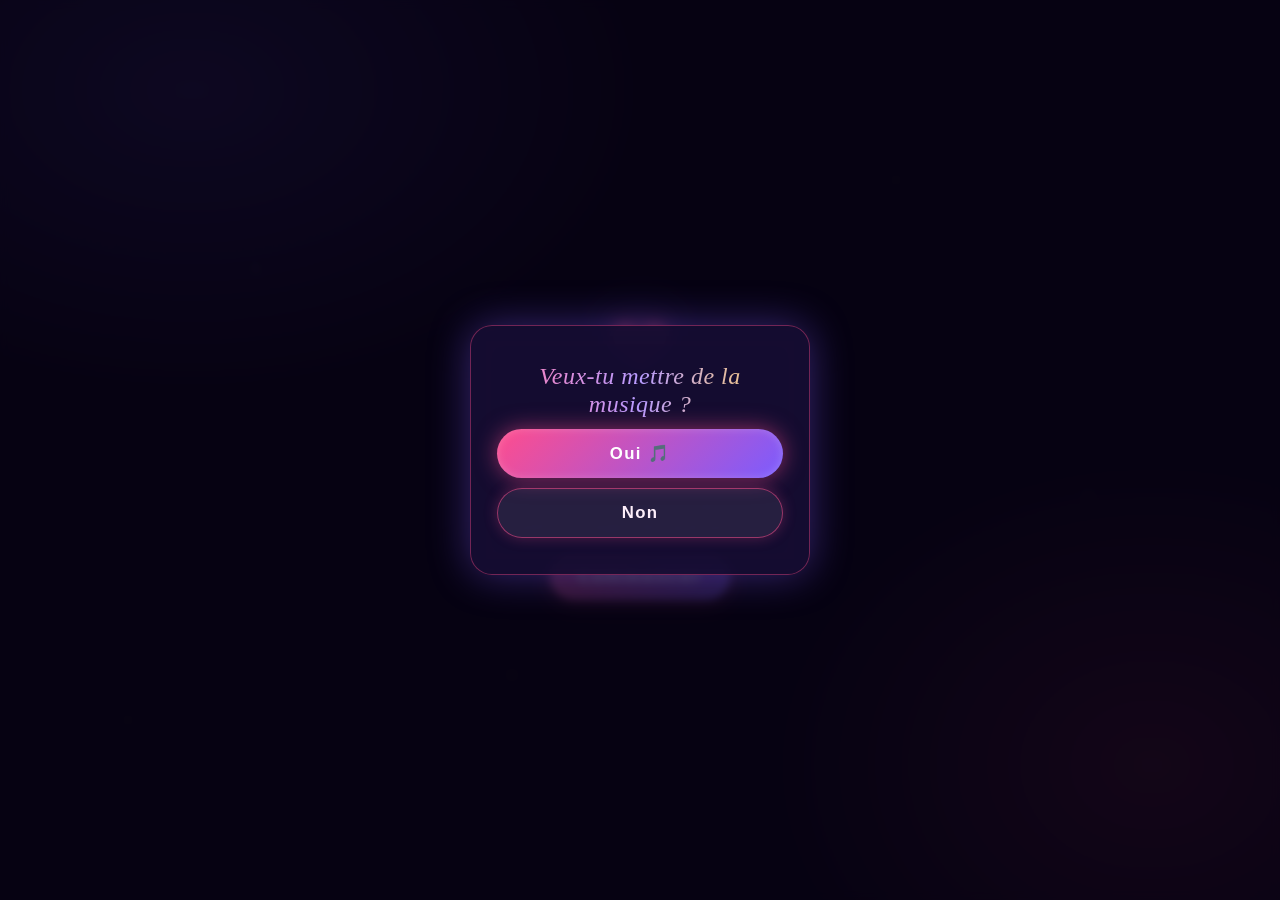
<file: index.html>
<!DOCTYPE html><html lang="fr"><head><meta charset="utf-8"><meta name="viewport" content="width=device-width,initial-scale=1,viewport-fit=cover"><link rel="stylesheet" href="css/theme.css"><link rel="stylesheet" href="css/style.css"><title>Joyeux anniversaire Dantou</title></head><body>
<main style="margin:auto"><div class="orb">❤</div><h1>Joyeux anniversaire<br>Dantou</h1><p>7 novembre 2026<br>Un petit voyage rien que pour toi…</p><a class="btn" href="maze.html">Commencer</a></main>
<div class="ov on" id="o1"><div class="box"><h2>Veux-tu mettre de la musique ?</h2><button class="btn tr" id="yes">Oui 🎵</button><button class="btn alt tr" id="no">Non</button></div></div>
<div class="ov" id="o2"><div class="box"><h2>Choisis ta musique</h2><div id="list"></div></div></div>
<script src="js/config.js"></script><script src="js/music.js"></script><script>
if(MP.on())$('o1').classList.remove('on');
$('no').onclick=function(){$('o1').classList.remove('on')};
$('yes').onclick=function(){$('o1').classList.remove('on');$('o2').classList.add('on')};
CFG.tracks.forEach(function(t,n){var b=document.createElement('button');b.className='btn alt tr';b.textContent='🎶 '+t.t;b.onclick=function(){MP.play(n);$('o2').classList.remove('on')};$('list').appendChild(b)});
</script></body></html>
</file>
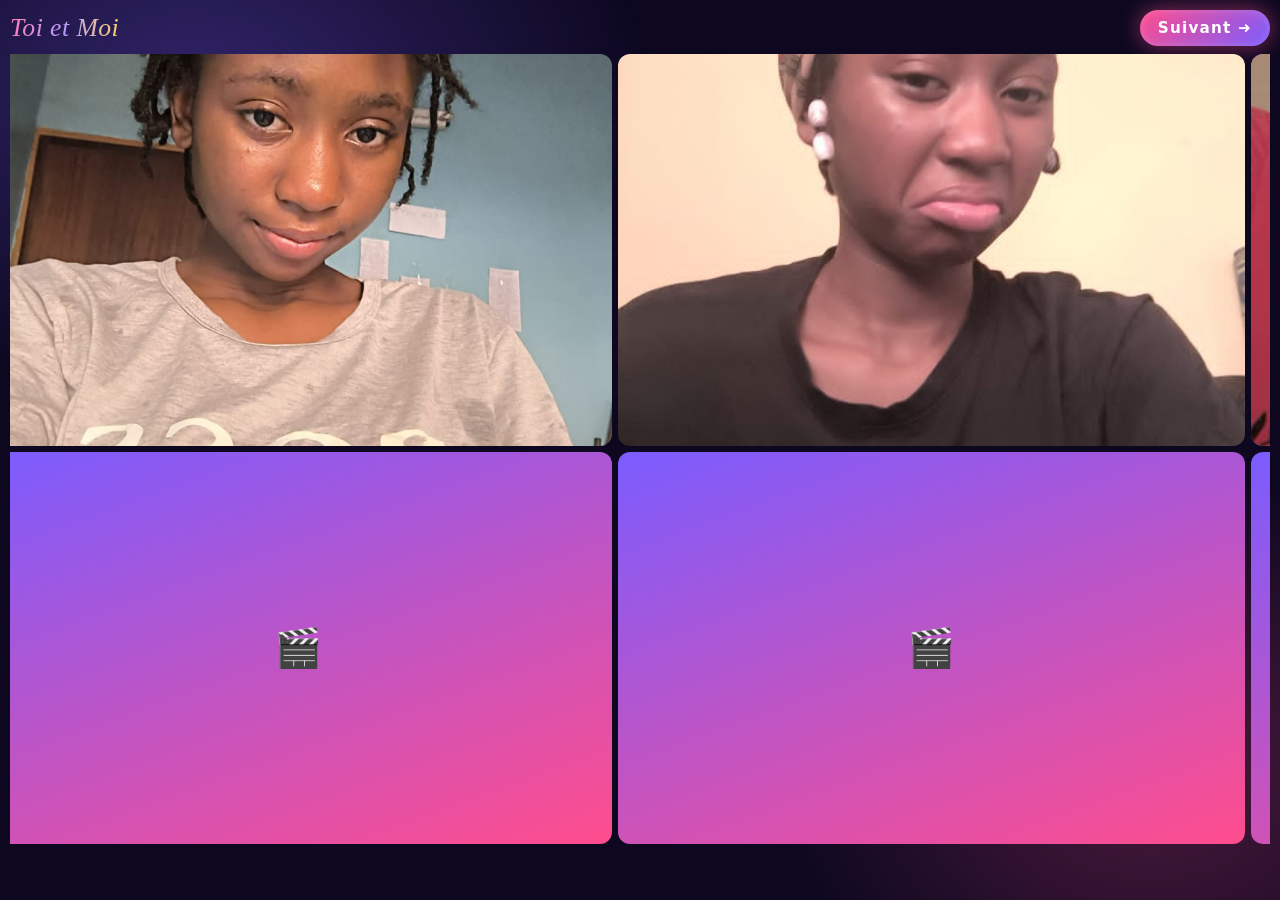
<file: album.html>
<!DOCTYPE html><html lang="fr"><head><meta charset="utf-8"><meta name="viewport" content="width=device-width,initial-scale=1,viewport-fit=cover"><link rel="stylesheet" href="css/theme.css"><link rel="stylesheet" href="css/style.css"><title>Toi et Moi</title><style>
body{height:100dvh;overflow:hidden;padding:10px 10px 0}
#top{display:flex;justify-content:space-between;align-items:center;width:100%;margin-bottom:8px}#top h1{margin:0;font-size:1.6rem}
#al{width:100%;flex:1;min-height:0;margin-bottom:56px;display:grid;grid-template-rows:1fr 1fr;grid-auto-flow:column;grid-auto-columns:calc(50% - 3px);gap:6px;overflow-x:scroll;overflow-y:hidden;scrollbar-width:none;position:relative;scroll-snap-type:none;scroll-behavior:auto}
#al::-webkit-scrollbar{display:none}
.it{border-radius:12px;overflow:hidden;background:var(--sec);min-height:0}
.it img,.it video,.ph{width:100%;height:100%;object-fit:cover;display:block}
.ph{display:flex;align-items:center;justify-content:center;font-size:2.4rem;background:linear-gradient(160deg,var(--sec),var(--main))}
#vw{background:#000;z-index:70}#st{height:100%;aspect-ratio:9/16;max-width:100%}#st>*{width:100%;height:100%;object-fit:contain;background:#000}
#x{position:fixed;top:14px;right:14px;z-index:75;border:0;border-radius:50%;width:44px;height:44px;font-size:20px;background:#fffd}
</style></head><body>
<div id="top"><h1>Toi et Moi</h1><a class="btn" href="univers.html" style="padding:9px 18px;font-size:.95rem">Suivant ➜</a></div>
<div id="al"></div>
<div class="ov" id="vw"><button id="x">✕</button><div id="st"></div></div>
<script src="js/config.js"></script><script src="js/music.js"></script><script>
var al=$('al'),L=[],pos=0,loop=0,paused=false,rt,wasOn=false,SPEED=CFG.albumSpeed; /* réglage dans js/config.js */
var P=CFG.photos,V=CFG.videos,N=Math.max(P.length,V.length); /* alterne photo, vidéo, photo, vidéo... */
for(var i=0;i<N;i++){if(P[i])L.push({t:'i',s:'assets/photos/'+P[i]});if(V[i])L.push({t:'v',s:'assets/videos/'+V[i]})}
function ph(it){var d=document.createElement('div');d.className='ph';d.textContent=it.t=='i'?'📷':'🎬';return d}
function mk(it){var d=document.createElement('div'),m=document.createElement(it.t=='i'?'img':'video');d.className='it';
m.src=it.s+(it.t=='v'?'#t=0.1':'');if(it.t=='v'){m.muted=true;m.playsInline=true;m.preload='metadata'}
m.onerror=function(){m.replaceWith(ph(it))};d.appendChild(m);d.onclick=function(){show(it)};return d}
L.concat(L.slice(0,4)).forEach(function(it){al.appendChild(mk(it))}); /* 4 éléments copiés à la fin = boucle sans saut */
function calc(){loop=al.children[L.length].offsetLeft-al.children[0].offsetLeft}
addEventListener('load',calc);addEventListener('resize',calc);setTimeout(calc,300);
function step(){if(!paused&&loop){pos+=SPEED;if(pos>=loop)pos-=loop;al.scrollLeft=pos}requestAnimationFrame(step)}
function stop(){paused=true;clearTimeout(rt)}
function go(){clearTimeout(rt);rt=setTimeout(function(){pos=al.scrollLeft;paused=false},2500)}
al.addEventListener('touchstart',stop,{passive:true});al.addEventListener('touchend',go);al.addEventListener('touchcancel',go);
al.addEventListener('scroll',function(){if(paused&&loop&&al.scrollLeft>=loop)al.scrollLeft-=loop});
requestAnimationFrame(step);
function show(it){stop();var s=$('st'),m=document.createElement(it.t=='i'?'img':'video');s.innerHTML='';m.src=it.s;
if(it.t=='v'){m.controls=true;m.autoplay=true;m.playsInline=true;wasOn=!MP.a.paused&&MP.on();MP.a.pause()}
m.onerror=function(){m.replaceWith(ph(it))};s.appendChild(m);$('vw').classList.add('on')}
$('x').onclick=function(){$('st').innerHTML='';$('vw').classList.remove('on');if(wasOn){MP.a.play();wasOn=false}pos=al.scrollLeft;paused=false};
</script></body></html>
</file>
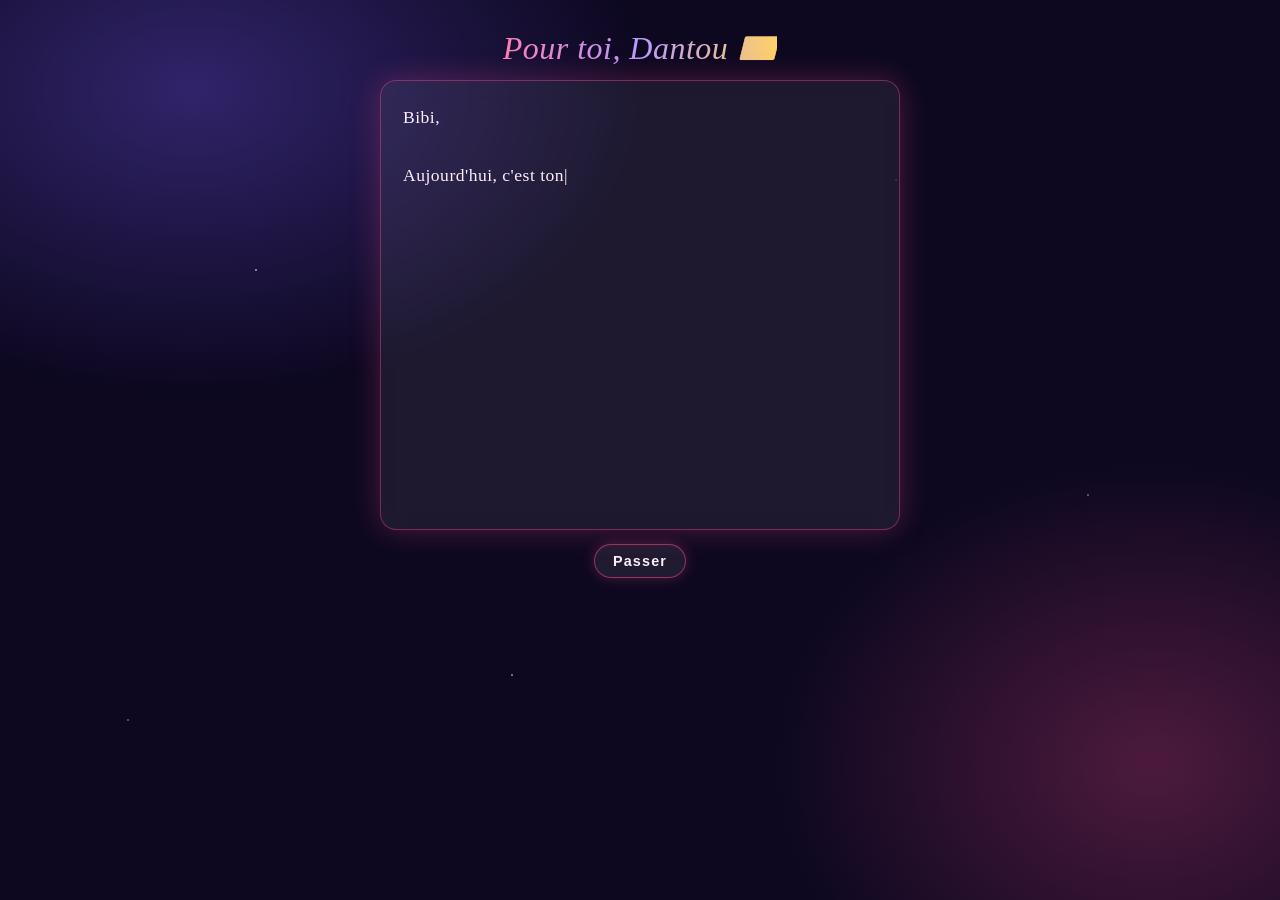
<file: fin.html>
<!DOCTYPE html><html lang="fr"><head><meta charset="utf-8"><meta name="viewport" content="width=device-width,initial-scale=1,viewport-fit=cover"><link rel="stylesheet" href="css/theme.css"><link rel="stylesheet" href="css/style.css"><title>Message de fin</title><style>
.paper{background:#ffffff12;backdrop-filter:blur(10px);border:1px solid #ff4d8d66;padding:22px;border-radius:16px;box-shadow:0 0 30px #ff4d8d44;max-width:520px;width:100%;text-align:left;white-space:pre-wrap;font:1.1rem/1.65 Georgia,serif;min-height:50vh;color:var(--text)}
.paper:after{content:'|';animation:bl 1s steps(2) infinite}.done:after{content:''}@keyframes bl{50%{opacity:0}}
#re{display:none;margin:24px 0 70px;animation:pop .6s}#sk{margin-top:14px;padding:8px 18px;font-size:.9rem}
</style></head><body>
<h1>Pour toi, Dantou 💌</h1><div class="paper" id="lt"></div>
<button class="btn alt" id="sk">Passer</button><a class="btn" id="re" href="index.html">Rejouer le voyage</a>
<script src="js/config.js"></script><script src="js/music.js"></script><script>
var L=CFG.letter,k=0,el=$('lt'),iv=setInterval(function(){el.textContent=L.slice(0,++k);scrollTo(0,document.body.scrollHeight);if(k>=L.length)end()},35);
function end(){clearInterval(iv);el.textContent=L;el.className='paper done';$('re').style.display='inline-block';$('sk').style.display='none';scrollTo(0,document.body.scrollHeight)}
$('sk').onclick=end;
</script></body></html>
</file>
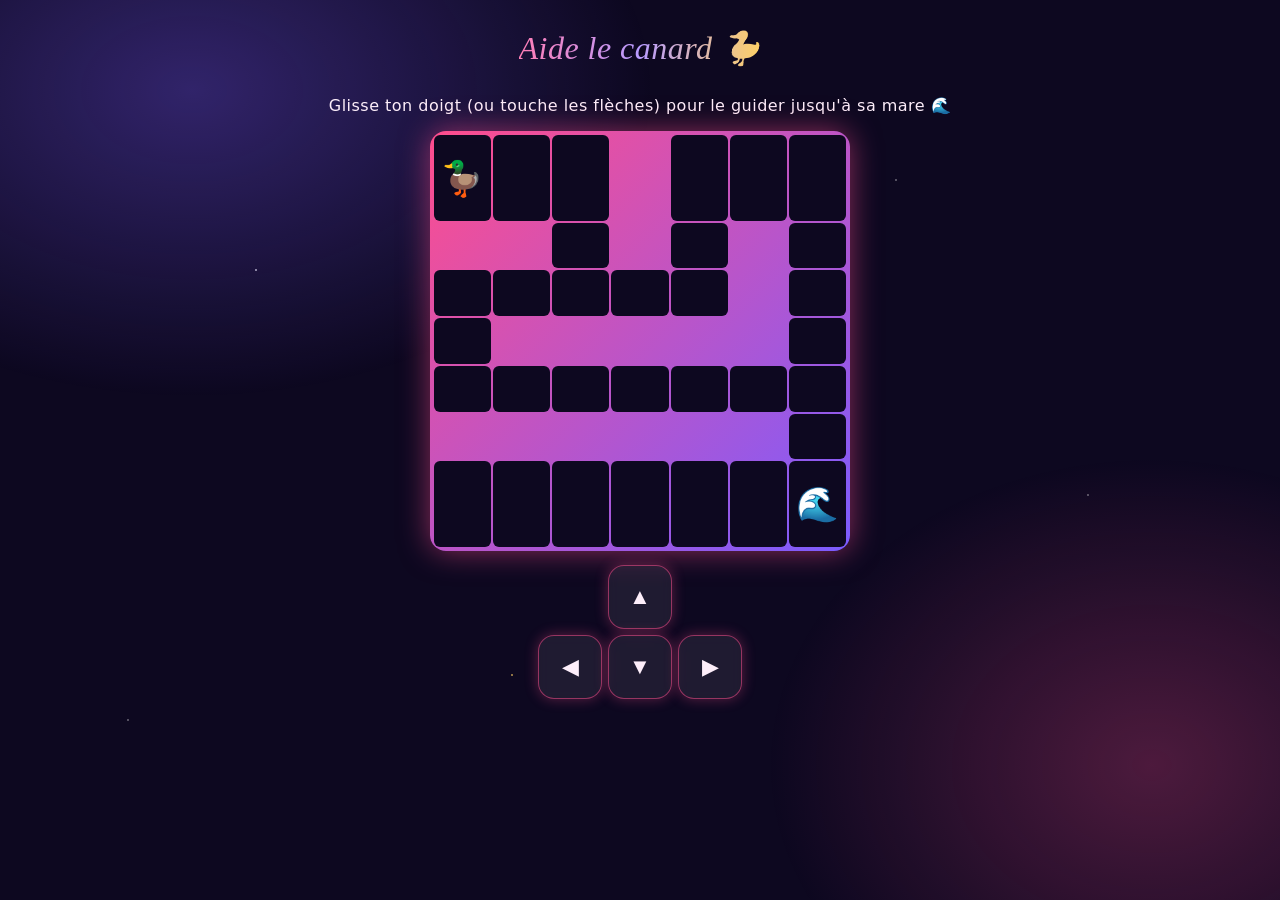
<file: maze.html>
<!DOCTYPE html><html lang="fr"><head><meta charset="utf-8"><meta name="viewport" content="width=device-width,initial-scale=1,viewport-fit=cover"><link rel="stylesheet" href="css/theme.css"><link rel="stylesheet" href="css/style.css"><title>Le labyrinthe</title><style>
#g{display:grid;grid-template-columns:repeat(7,1fr);width:min(92vw,420px);aspect-ratio:1;gap:2px;background:linear-gradient(135deg,var(--main),var(--sec));padding:4px;border-radius:16px;touch-action:none;box-shadow:0 0 30px #ff4d8d88}
.c{display:flex;align-items:center;justify-content:center;font-size:min(8vw,34px);border-radius:6px;background:var(--bg)}.c.w{background:transparent}
#pad{display:grid;grid-template-columns:repeat(3,64px);gap:6px;margin:14px 0 60px}
#pad button{height:64px;font-size:22px;border:0;border-radius:16px;background:#ffffff14;color:var(--text);border:1px solid #ff4d8d88;box-shadow:0 0 14px #ff4d8d55;backdrop-filter:blur(6px)}
#cv{position:fixed;inset:0;pointer-events:none;z-index:55;display:none}
#hb{position:absolute;font-size:min(90vw,420px);color:var(--main);opacity:.3;line-height:1;animation:beat 1.2s infinite}@keyframes beat{50%{transform:scale(1.08)}}
#gift{flex-direction:column;background:linear-gradient(160deg,var(--bg),var(--sec))}
#env{position:relative;width:260px;height:170px;background:var(--main);border-radius:8px;margin-top:100px;cursor:pointer;box-shadow:0 10px 30px #0006}
#env:after{content:'';position:absolute;inset:0;background:var(--main);filter:brightness(.95);clip-path:polygon(0 0,50% 55%,100% 0,100% 100%,0 100%);z-index:2;pointer-events:none;border-radius:8px}
#fl{position:absolute;top:0;left:0;width:100%;height:100px;background:var(--main);filter:brightness(.85);clip-path:polygon(0 0,100% 0,50% 100%);transform-origin:top;transition:transform .6s,z-index 0s .3s;z-index:3}
#env.open #fl{transform:rotateX(180deg);z-index:0}
#let{position:absolute;left:12px;right:12px;bottom:10px;height:140px;background:#fffdf5;border-radius:6px;display:flex;align-items:center;justify-content:center;transition:transform .8s .4s,height .8s .4s;z-index:1;color:#b0124f;font:700 1.15rem Georgia,serif;padding:8px}
#env.open #let{transform:translateY(-110px);height:200px}
#nx{display:none;margin-top:40px;z-index:2}
</style></head><body>
<h1>Aide le canard 🦆</h1><p>Glisse ton doigt (ou touche les flèches) pour le guider jusqu'à sa mare 🌊</p>
<div id="g"></div>
<div id="pad"><b></b><button data-d="0,-1">▲</button><b></b><button data-d="-1,0">◀</button><button data-d="0,1">▼</button><button data-d="1,0">▶</button></div>
<canvas id="cv"></canvas>
<div class="ov" id="po" style="z-index:70"><div class="box"><h2 id="pt"></h2><button class="btn tr" id="pb"></button></div></div>
<div class="ov" id="gift"><div id="hb">❤</div><div id="env"><div id="let">HAPPY BIRTHDAY<br>MY WIFE ❤️</div><div id="fl"></div></div><a class="btn" id="nx" href="album.html">Suivant</a></div>
<script src="js/config.js"></script><script src="js/music.js"></script><script>
var M=["...#...","##.#.#.",".....#.",".#####.",".......","######.","......."],x=0,y=0,done=0,g=$('g');
function draw(){g.innerHTML='';M.forEach(function(r,j){for(var i=0;i<7;i++){var c=document.createElement('div');c.className='c'+(r[i]=='#'?' w':'');c.textContent=(i==x&&j==y)?'🦆':(i==6&&j==6?'🌊':'');g.appendChild(c)}})}
function mv(dx,dy){if(done)return;var nx=x+dx,ny=y+dy;if(nx<0||ny<0||nx>6||ny>6||M[ny][nx]=='#')return;x=nx;y=ny;draw();if(x==6&&y==6)win()}
document.querySelectorAll('#pad button').forEach(function(b){b.onclick=function(){var d=b.dataset.d.split(',');mv(+d[0],+d[1])}});
var sx,sy;g.addEventListener('touchstart',function(e){sx=e.touches[0].clientX;sy=e.touches[0].clientY},{passive:true});
g.addEventListener('touchend',function(e){var dx=e.changedTouches[0].clientX-sx,dy=e.changedTouches[0].clientY-sy;if(Math.max(Math.abs(dx),Math.abs(dy))<20)return;Math.abs(dx)>Math.abs(dy)?mv(dx>0?1:-1,0):mv(0,dy>0?1:-1)});
addEventListener('keydown',function(e){var k={ArrowLeft:[-1,0],ArrowRight:[1,0],ArrowUp:[0,-1],ArrowDown:[0,1]}[e.key];if(k)mv(k[0],k[1])});
function pop(t,b,cb){$('pt').textContent=t;$('pb').textContent=b;$('pb').onclick=function(){$('po').classList.remove('on');cb()};$('po').classList.add('on')}
function win(){done=1;pop('🎉 Félicitations, ton canard rejoint sa mare.','Youpi !',function(){conf();setTimeout(function(){pop('🎁 Tu as gagné ce cadeau !','Ouvrir mon cadeau',function(){$('gift').classList.add('on')})},2600)})}
$('env').onclick=function(){this.classList.add('open');setTimeout(function(){$('nx').style.display='inline-block'},1500)};
function conf(){var c=$('cv'),q=c.getContext('2d'),P=[],t=0;c.width=innerWidth;c.height=innerHeight;c.style.display='block';
for(var i=0;i<140;i++)P.push({x:Math.random()*c.width,y:-20-Math.random()*c.height*.5,v:2+Math.random()*4,s:5+Math.random()*7,r:Math.random()*6,k:CFG.colors[i%CFG.colors.length]});
(function f(){q.clearRect(0,0,c.width,c.height);P.forEach(function(p){p.y+=p.v;p.r+=.1;p.x+=Math.sin(p.r);q.fillStyle=p.k;q.fillRect(p.x,p.y,p.s,p.s*.6)});if(++t<160)requestAnimationFrame(f);else c.style.display='none'})()}
draw();
</script></body></html>
</file>
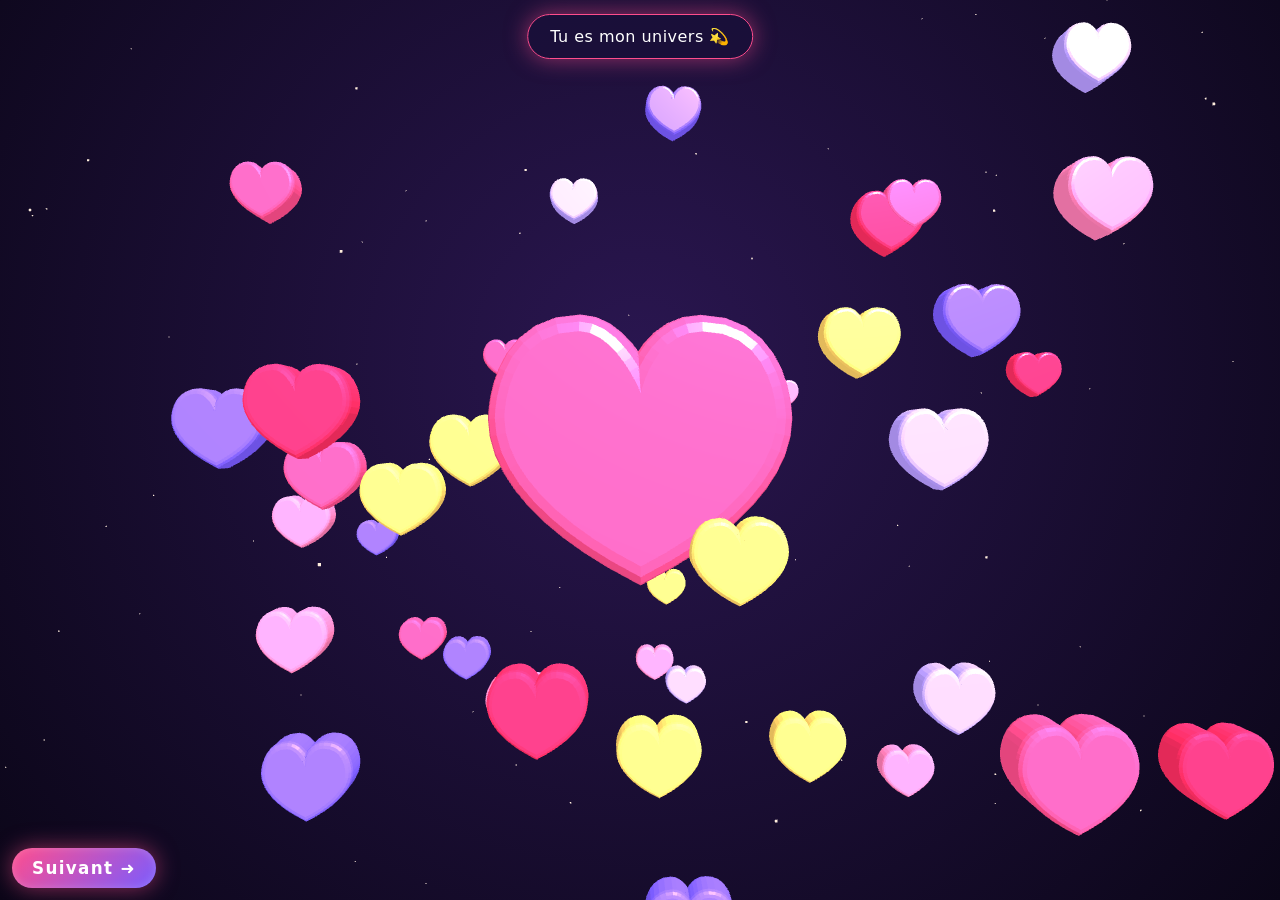
<file: univers.html>
<!DOCTYPE html><html lang="fr"><head><meta charset="utf-8"><meta name="viewport" content="width=device-width,initial-scale=1,viewport-fit=cover"><link rel="stylesheet" href="css/theme.css"><link rel="stylesheet" href="css/style.css"><title>Tu es mon univers</title><style>
:root{--bg:#1B1033;--main:#FF5C8A;--sec:#7B5CFF;--acc:#FFD166;--text:#FDF2F8}
html,body{background:radial-gradient(circle at 50% 40%,#2a1650,#0b0618);overflow:hidden;height:100%}body{padding:0;display:block}
canvas{display:block;touch-action:none}
#wd{position:fixed;left:50%;top:20%;transform:translateX(-50%);width:max-content;max-width:80vw;background:#150a30cc;color:#fff;border:1px solid #ff4d8d;box-shadow:0 0 20px #ff4d8d88;padding:14px 20px;border-radius:20px;opacity:0;transition:opacity .4s;pointer-events:none;z-index:30;font:700 1.05rem Georgia,serif}
#sx{position:fixed;left:12px;bottom:12px;z-index:30;padding:10px 20px}
#fb span{position:fixed;bottom:-60px;animation:up linear infinite;cursor:pointer}@keyframes up{to{transform:translateY(-120vh)}}
</style></head><body>
<div class="toast" id="tt">Tu es mon univers 💫</div><div id="wd"></div><a class="btn" id="sx" href="fin.html">Suivant ➜</a>
<script src="js/config.js"></script><script src="js/music.js"></script><script src="js/three.min.js"></script><script>
var C=CFG.hearts,last=-1,hs=[],ex=[],W=innerWidth,H=innerHeight,drag=false,K=CFG.heartsSpeed;
function rnd(a,b){return a+Math.random()*(b-a)}
function word(){var n;do{n=Math.floor(Math.random()*CFG.loveWords.length)}while(n==last);last=n;var b=$('wd');b.textContent=CFG.loveWords[n];b.style.opacity=1;clearTimeout(word.t);word.t=setTimeout(function(){b.style.opacity=0},3000)}
setTimeout(function(){$('tt').style.opacity=0},5000);
function fb(){document.body.insertAdjacentHTML('beforeend','<div id="fb"></div>');for(var i=0;i<24;i++){var s=document.createElement('span');s.textContent='❤';s.style.cssText='left:'+rnd(0,92)+'%;color:'+C[i%C.length]+';font-size:'+rnd(20,50)+'px;animation-duration:'+rnd(8,18)+'s;animation-delay:-'+rnd(0,10)+'s';s.onclick=word;$('fb').appendChild(s)}}
try{
var rn=new THREE.WebGLRenderer({antialias:true,alpha:true});rn.setPixelRatio(Math.min(devicePixelRatio,2));rn.setSize(W,H);document.body.appendChild(rn.domElement);
var sc=new THREE.Scene(),cam=new THREE.PerspectiveCamera(60,W/H,.1,200),wd=new THREE.Group();cam.position.z=18;sc.add(wd);
sc.add(new THREE.AmbientLight(0xffffff,.8));var dl=new THREE.DirectionalLight(0xffffff,.9);dl.position.set(5,10,12);sc.add(dl);
var s=new THREE.Shape();s.moveTo(.25,.25);s.bezierCurveTo(.25,.25,.2,0,0,0);s.bezierCurveTo(-.3,0,-.3,.35,-.3,.35);s.bezierCurveTo(-.3,.55,-.1,.77,.25,.95);s.bezierCurveTo(.6,.77,.8,.55,.8,.35);s.bezierCurveTo(.8,.35,.8,0,.5,0);s.bezierCurveTo(.35,0,.25,.25,.25,.25);
var g=new THREE.ExtrudeGeometry(s,{depth:.3,bevelEnabled:true,bevelSize:.08,bevelThickness:.08,bevelSegments:3,curveSegments:10});g.center();g.rotateZ(Math.PI);
var mats=C.map(function(c){return new THREE.MeshStandardMaterial({color:c,emissive:c,emissiveIntensity:.25,roughness:.35,metalness:.2})});
function put(m){m.position.set(rnd(-13,13),rnd(-9,9),rnd(-12,8))}
for(var i=0;i<45;i++){var m=new THREE.Mesh(g,mats[i%mats.length]);m.scale.setScalar(rnd(.8,2));put(m);m.userData={v:[rnd(-.01,.01),rnd(-.012,.012),rnd(-.006,.006)],r:rnd(.004,.02),b:m.scale.x};wd.add(m);hs.push(m)}
var big=new THREE.Mesh(g,mats[0]);big.scale.setScalar(5);big.userData={v:[0,0,0],r:.006,b:5,big:1};wd.add(big);hs.push(big);
var sp=[];for(i=0;i<1200;i++)sp.push(rnd(-45,45));var sg=new THREE.BufferGeometry();sg.setAttribute('position',new THREE.Float32BufferAttribute(sp,3));
wd.add(new THREE.Points(sg,new THREE.PointsMaterial({color:0xffeedd,size:.12})));
function boom(m){var p=m.getWorldPosition(new THREE.Vector3()),pos=[],v=[];for(var i=0;i<30;i++){pos.push(p.x,p.y,p.z);v.push(rnd(-.15,.15),rnd(-.15,.15),rnd(-.15,.15))}
var pg=new THREE.BufferGeometry();pg.setAttribute('position',new THREE.Float32BufferAttribute(pos,3));
var pm=new THREE.PointsMaterial({color:m.material.color,size:.35,transparent:true}),pt=new THREE.Points(pg,pm);sc.add(pt);ex.push({o:pt,v:v});
m.visible=false;word();setTimeout(function(){if(!m.userData.big)put(m);m.visible=true},1500)}
function an(t){requestAnimationFrame(an);if(!drag)wd.rotation.y+=.0008*K;
hs.forEach(function(m){var u=m.userData;if(!m.visible)return;m.rotation.y+=u.r*K;m.rotation.x+=u.r*.3*K;
if(u.big){m.scale.setScalar(u.b*(1+.07*Math.sin(t*.002)))}else{for(var k=0;k<3;k++){var a=['x','y','z'][k];m.position[a]+=u.v[k]*K;if(Math.abs(m.position[a])>[14,10,12][k])u.v[k]*=-1}}});
ex=ex.filter(function(e){var a=e.o.geometry.attributes.position;for(var i=0;i<a.array.length;i++)a.array[i]+=e.v[i];a.needsUpdate=true;e.o.material.opacity-=.02;if(e.o.material.opacity<=0){sc.remove(e.o);return false}return true});
rn.render(sc,cam)}
var px,py,moved=0,ra=new THREE.Raycaster(),mo=new THREE.Vector2(),cv=rn.domElement;
cv.addEventListener('pointerdown',function(e){drag=true;moved=0;px=e.clientX;py=e.clientY});
cv.addEventListener('pointermove',function(e){if(!drag)return;var dx=e.clientX-px,dy=e.clientY-py;px=e.clientX;py=e.clientY;moved+=Math.abs(dx)+Math.abs(dy);wd.rotation.y+=dx*.006;wd.rotation.x=Math.max(-.8,Math.min(.8,wd.rotation.x+dy*.006))});
cv.addEventListener('pointerup',function(e){drag=false;if(moved>8)return;mo.set(e.clientX/W*2-1,-(e.clientY/H)*2+1);ra.setFromCamera(mo,cam);
var h=ra.intersectObjects(hs.filter(function(m){return m.visible}))[0];if(h)boom(h.object)});
addEventListener('resize',function(){W=innerWidth;H=innerHeight;cam.aspect=W/H;cam.updateProjectionMatrix();rn.setSize(W,H)});
requestAnimationFrame(an);
}catch(e){fb()}
</script></body></html>
</file>
<file: css/theme.css>
/* Thème nuit romantique et futuriste. Change ces couleurs pour modifier toute l'ambiance. */
:root{--bg:#0d0820;--main:#ff4d8d;--sec:#7b5cff;--acc:#ffd166;--text:#fdeefa}
</file>
<file: css/style.css>
*{box-sizing:border-box;-webkit-tap-highlight-color:transparent}
html{background:#0d0820}
body{margin:0;min-height:100dvh;display:flex;flex-direction:column;align-items:center;padding:16px;text-align:center;font-family:'Segoe UI',system-ui,sans-serif;font-weight:300;letter-spacing:.03em;color:var(--text)}
body::before{content:'';position:fixed;inset:0;z-index:-1;background:radial-gradient(60vmax 40vmax at 15% 10%,#7b5cff55,transparent 60%),radial-gradient(50vmax 40vmax at 90% 85%,#ff4d8d44,transparent 60%),radial-gradient(1.5px 1.5px at 20% 30%,#fff,transparent),radial-gradient(1px 1px at 70% 20%,#fff,transparent),radial-gradient(1.5px 1.5px at 40% 75%,#ffd166,transparent),radial-gradient(1px 1px at 85% 55%,#fff,transparent),radial-gradient(1px 1px at 10% 80%,#fff,transparent);animation:tw 7s ease-in-out infinite alternate}
@keyframes tw{to{opacity:.65;transform:scale(1.04)}}
h1,h2{font-family:Georgia,serif;font-style:italic;font-weight:400;background:linear-gradient(90deg,#ff7eb6,#b79bff,#ffd166);-webkit-background-clip:text;background-clip:text;color:transparent;margin:.4em 0;line-height:1.2}
.orb{font-size:5rem;color:#ff4d8d;text-shadow:0 0 20px #ff4d8d,0 0 50px #7b5cff;animation:orb 2.4s ease-in-out infinite}
@keyframes orb{50%{transform:scale(1.1)}}
.btn{display:inline-block;background:linear-gradient(135deg,#ff4d8d,#7b5cff);color:#fff;border:0;border-radius:999px;padding:14px 28px;font-size:1.05rem;font-weight:600;letter-spacing:.08em;box-shadow:0 0 22px #ff4d8d88,inset 0 0 10px #ffffff33;cursor:pointer;text-decoration:none}
.btn:active{transform:scale(.96)}
.btn.alt{background:#ffffff14;border:1px solid #ff4d8d88;color:var(--text);box-shadow:0 0 14px #ff4d8d44}
.ov{position:fixed;inset:0;background:#05020fcc;backdrop-filter:blur(4px);display:none;align-items:center;justify-content:center;z-index:50;padding:20px}
.ov.on{display:flex}
.box{background:#1a0f3acc;border:1px solid #ff4d8d66;border-radius:22px;padding:26px;max-width:340px;width:100%;box-shadow:0 0 40px #7b5cff66;backdrop-filter:blur(14px);animation:pop .35s}
@keyframes pop{from{transform:scale(.7);opacity:0}}
.tr{display:block;width:100%;margin:10px 0}
#mp{position:fixed;bottom:10px;right:10px;z-index:80;display:flex;gap:4px;background:#1a0f3acc;border:1px solid #ff4d8d66;border-radius:999px;padding:2px 8px;box-shadow:0 0 14px #ff4d8d55}
#mp button{border:0;background:none;color:#fff;font-size:20px;padding:8px}
#mp-status{color:#fff;font-size:.75rem;line-height:1.2;align-self:center;max-width:55vw;text-align:left}
.toast{position:fixed;top:14px;left:50%;transform:translateX(-50%);background:#1a0f3acc;color:#fff;border:1px solid #ff4d8d;padding:12px 22px;border-radius:999px;z-index:60;box-shadow:0 0 22px #ff4d8d88;animation:pop .4s;transition:opacity .6s;white-space:nowrap}
@media(prefers-reduced-motion:reduce){*{animation:none!important}}
</file>
